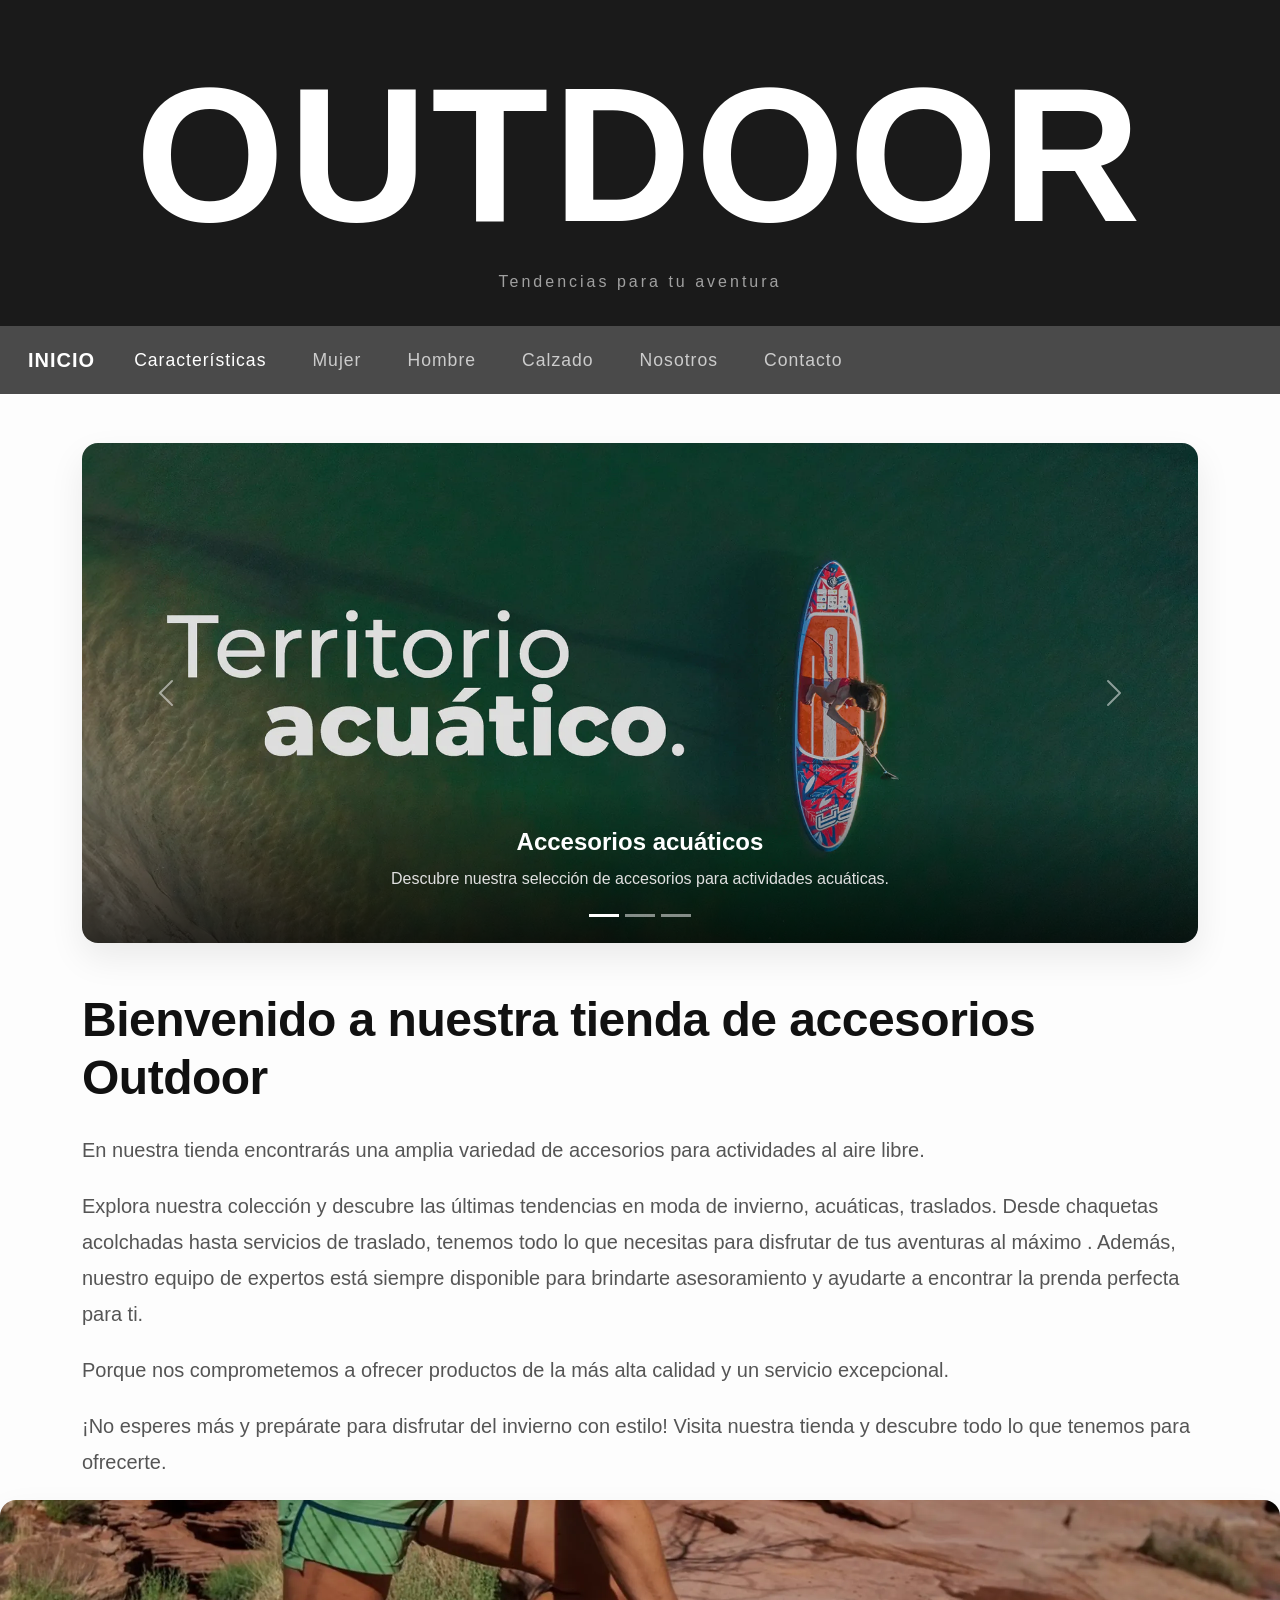
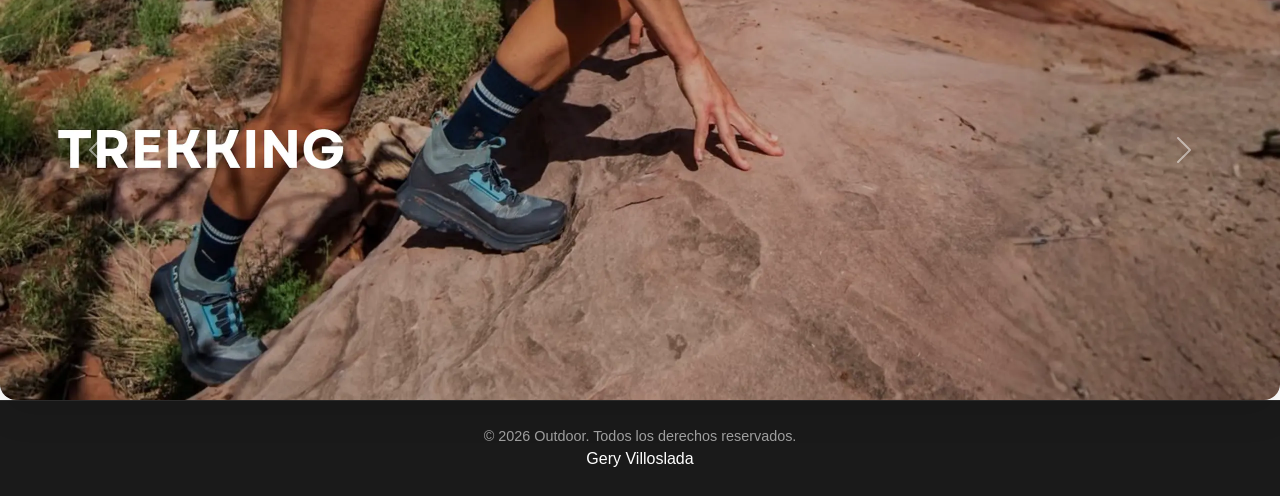
<file: index.html>
<!DOCTYPE html>
<html lang="en">
<head>
    <meta charset="UTF-8">
    <meta name="viewport" content="width=device-width, initial-scale=1.0">
    <link href="https://cdn.jsdelivr.net/npm/bootstrap@5.3.8/dist/css/bootstrap.min.css" rel="stylesheet" integrity="sha384-sRIl4kxILFvY47J16cr9ZwB07vP4J8+LH7qKQnuqkuIAvNWLzeN8tE5YBujZqJLB" crossorigin="anonymous">
    <link rel="stylesheet" href="estilo.css">
    <title>Outdoor</title>
</head>
<body>
    <header>
      <div class="text-center bg-dark text-white py-3">
        <h1 class="fw-bold mb-0">OUTDOOR</h1>
        <p class="mb-0">Tendencias para tu aventura</p>
    </div>
       <!--menu principal-->
      <nav class="navbar navbar-expand-lg navbar-dark bg-dark">
       <div class="container-fluid">
        <a class="navbar-brand" href="#">Inicio</a>
         <button class="navbar-toggler" type="button" data-bs-toggle="collapse" data-bs-target="#navbarNavAltMarkup" aria-controls="navbarNavAltMarkup" aria-expanded="false" aria-label="Toggle navigation">
          <span class="navbar-toggler-icon"></span>
         </button>
       <div class="collapse navbar-collapse" id="navbarNavAltMarkup">
       <div class="navbar-nav">
        <a class="nav-link active" aria-current="page" href="caracteristicas.html">Características</a>
       <a class="nav-link" href="mujer.html">Mujer</a>
       <a class="nav-link" href="hombre.html">Hombre</a>
       <a class="nav-link" href="calzado.html">Calzado</a>
        <a class="nav-link" href="nosotros.html">Nosotros</a>
        <a class="nav-link" href="contacto.html">Contacto</a>
        </div>
      </div>
    </div>
</nav>
    </header>

    <main>
<section class="container mt-5">
          <div id="carouselExampleCaptions" class="carousel slide">
  <div class="carousel-indicators">
    <button type="button" data-bs-target="#carouselExampleCaptions" data-bs-slide-to="0" class="active" aria-current="true" aria-label="Slide 1"></button>
    <button type="button" data-bs-target="#carouselExampleCaptions" data-bs-slide-to="1" aria-label="Slide 2"></button>
    <button type="button" data-bs-target="#carouselExampleCaptions" data-bs-slide-to="2" aria-label="Slide 3"></button>
  </div>
  <div class="carousel-inner">
    <div class="carousel-item active">
      <img src="imagenn.webp" class="d-block w-100 w-50 img-hover" alt="imagenn.webp">
      <div class="carousel-caption d-none d-md-block">
        <h5> Accesorios acuáticos</h5>
        <p>Descubre nuestra selección de accesorios para actividades acuáticas.</p>
      </div>
    </div>
    <div class="carousel-item">
      <img src="image.webp" class="d-block w-100 img-hover" alt="image.webp">
      <div class="carousel-caption d-none d-md-block">
        <h5>Traslados</h5>
        <p>Descubre nuestra selección de servicios de traslado para tus viajes.</p>
      </div>
    </div>
    <div class="carousel-item">
      <img src="igamen10.webp" class="d-block w-100 img-hover" alt="igamen10.webp">
      <div class="carousel-caption d-none d-md-block">
        <h5>Vestuario</h5>
        <p>Descubre nuestra selección de ropa de invierno.</p>
      </div>
    </div>
  </div>
  <button class="carousel-control-prev" type="button" data-bs-target="#carouselExampleCaptions" data-bs-slide="prev">
    <span class="carousel-control-prev-icon" aria-hidden="true"></span>
    <span class="visually-hidden">Previous</span>
  </button>
  <button class="carousel-control-next" type="button" data-bs-target="#carouselExampleCaptions" data-bs-slide="next">
    <span class="carousel-control-next-icon" aria-hidden="true"></span>
    <span class="visually-hidden">Next</span>
       </button>
      </div>
        </section>
        <section class="container mt-5">
          <h2>Bienvenido a nuestra tienda de accesorios Outdoor</h2>
          <p>En nuestra tienda encontrarás una amplia variedad de accesorios para actividades al aire libre.</p>
          <p>Explora nuestra colección y descubre las últimas tendencias en moda de invierno, acuáticas, traslados. Desde chaquetas acolchadas hasta servicios de traslado, tenemos todo lo que necesitas para disfrutar de tus aventuras al máximo
            . Además, nuestro equipo de expertos está siempre disponible para brindarte asesoramiento y ayudarte a encontrar la prenda perfecta para ti.</p>
          <p> Porque nos comprometemos a ofrecer productos de la más alta calidad y un servicio excepcional.</p>
            <p>¡No esperes más y prepárate para disfrutar del invierno con estilo! Visita nuestra tienda y descubre todo lo que tenemos para ofrecerte.</p>
          </section>
          <div id="carouselExampleControlsNoTouching" class="carousel slide" data-bs-touch="false">
  <div class="carousel-inner">
    <div class="carousel-item active">
      <img src="imagen5.webp" class="d-block w-100" alt="imagen5.webp">
    </div>
    <div class="carousel-item">
      <img src="imagen2.webp" class="d-block w-100" alt="imagen2.webp">
    </div>
    <div class="carousel-item">
      <img src="iamgen3.webp" class="d-block w-100" alt="iamgen3.webp">
    </div>
  </div>
  <button class="carousel-control-prev" type="button" data-bs-target="#carouselExampleControlsNoTouching" data-bs-slide="prev">
    <span class="carousel-control-prev-icon" aria-hidden="true"></span>
    <span class="visually-hidden">Previous</span>
  </button>
  <button class="carousel-control-next" type="button" data-bs-target="#carouselExampleControlsNoTouching" data-bs-slide="next">
    <span class="carousel-control-next-icon" aria-hidden="true"></span>
    <span class="visually-hidden">Next</span>
  </button>
</div>
      </main>

  <footer class="bg-dark text-white text-center p-3 mt-50">
    <p class="mb-0">© 2026 Outdoor. Todos los derechos reservados.</p>
    Gery Villoslada
             <script src="https://cdn.jsdelivr.net/npm/bootstrap@5.3.8/dist/js/bootstrap.bundle.min.js" integrity="sha384-FKyoEForCGlyvwx9Hj09JcYn3nv7wiPVlz7YYwJrWVcXK/BmnVDxM+D2scQbITxI" crossorigin="anonymous"></script>
        </footer>
</body>
</html>
</file>
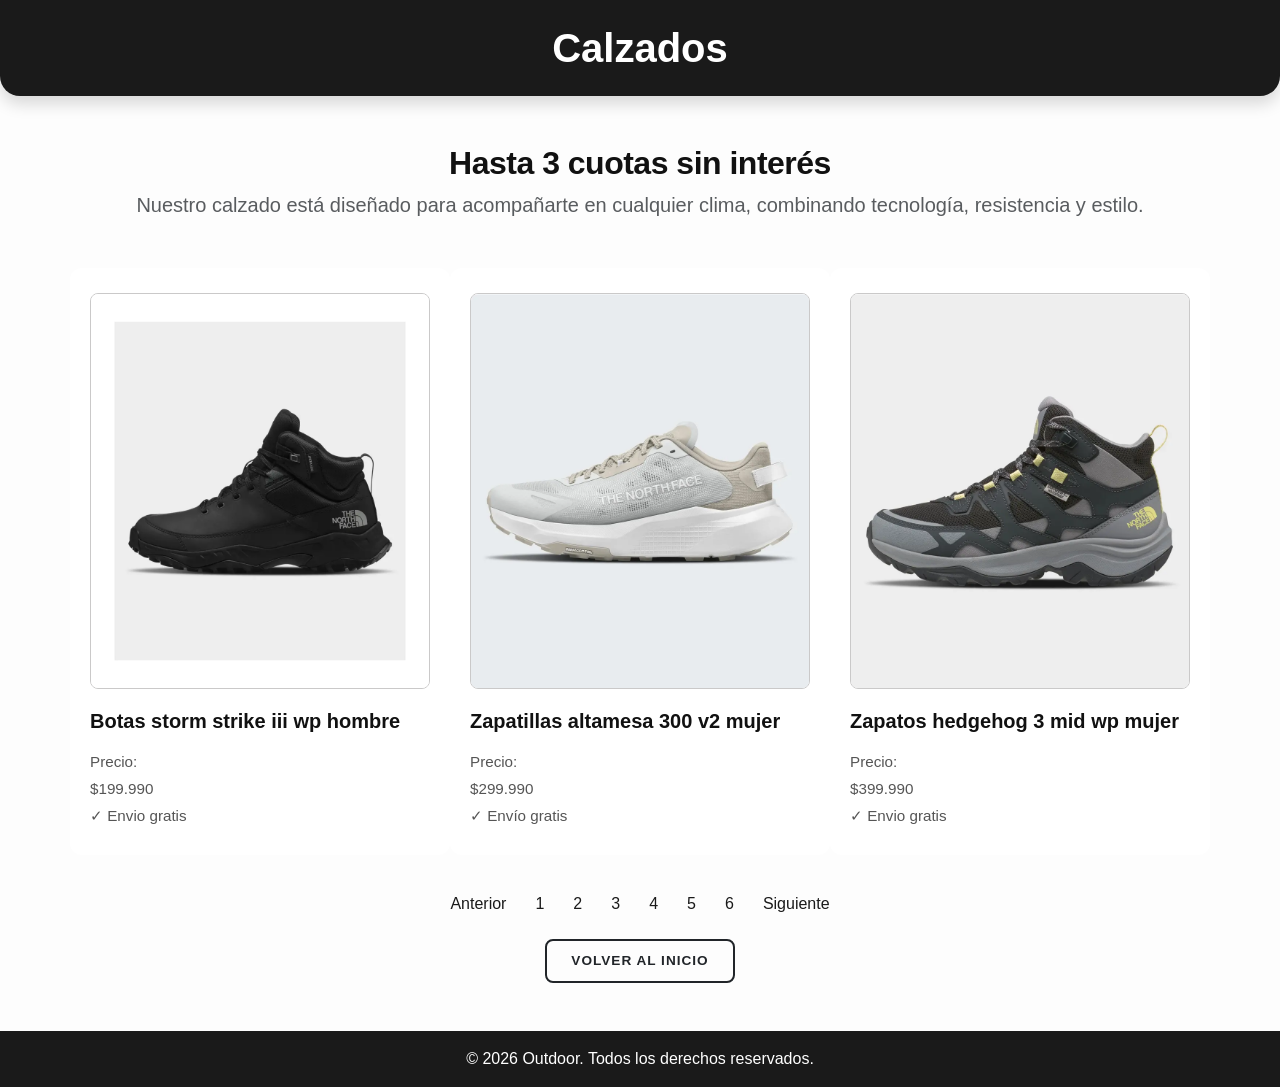
<file: calzado.html>
<!DOCTYPE html>
<html lang="en">
<head>
    <meta charset="UTF-8">
    <meta name="viewport" content="width=device-width, initial-scale=1.0">
    <link href="https://cdn.jsdelivr.net/npm/bootstrap@5.3.8/dist/css/bootstrap.min.css" rel="stylesheet" integrity="sha384-sRIl4kxILFvY47J16cr9ZwB07vP4J8+LH7qKQnuqkuIAvNWLzeN8tE5YBujZqJLB" crossorigin="anonymous">
    <link rel="stylesheet" href="calzado.css">
    <title>Calzado</title>
        </head>
        <body>
            </head>
        <body>
                <header>
                    <div class="bg-dark text-white p-4 rounded-3 shadow mb-5">
                        <h1 class="text-center fw-bold m-0">
                           Calzados
                        </h1>
                    </div>
                    <div class="text-center mb-5">
                        <h2 class="fw-bold">Hasta 3 cuotas sin interés</h2>
                        <p class="lead text-muted">
                            Nuestro calzado está diseñado para acompañarte en cualquier clima, combinando tecnología, resistencia y estilo.
                        </p>
                    </div>
                </header>
            <main class="container">
                
                <div class="row">
                    <div class="col-md-4">
                        <img src="zapato.webp" alt="Imagen de la chaqueta" class="img-fluid">
                        <h3 class="card-title fw-bold">Botas storm strike iii wp hombre</h3>

                    <p class="card-text">
                        Precio: <br>
                        $199.990<br>
                        ✓ Envio gratis<br>
                    </p>
                    </div>
                    <div class="col-md-4">
                        <img src="zapato1.webp" alt="Imagen de la chaqueta" class="img-fluid">
                        <h3 class="card-title fw-bold">Zapatillas altamesa 300 v2 mujer</h3>

                    <p class="card-text">
                        Precio: <br>
                        $299.990<br>
                        ✓ Envío gratis<br>
                    </p>
                                        </div>
                    <div class="col-md-4">
                        <img src="zapato2.webp" alt="Imagen de la chaqueta" class="img-fluid">
                        <h3 class="card-title fw-bold">Zapatos hedgehog 3 mid wp mujer</h3>

                    <p class="card-text">
                       Precio: <br>
                        $399.990<br>
                        ✓ Envio gratis<br>
                    </p>
                </div>
            </main>

    <footer>
        <!-- https://getbootstrap.com/docs/5.3/components/pagination/ -->
       <nav aria-label="Page navigation example" class="mb-3">
        <ul class="pagination justify-content-center mb-0">
            <li class="page-item"><a class="page-link" href="hombre.html">Anterior</a></li>
            <li class="page-item"><a class="page-link" href="caracteristicas.html">1</a></li>
            <li class="page-item"><a class="page-link" href="mujer.html">2</a></li>
            <li class="page-item"><a class="page-link" href="hombre.html">3</a></li>
            <li class="page-item"><a class="page-link" href="calzado.html">4</a></li>
            <li class="page-item"><a class="page-link" href="nosotros.html">5</a></li>
            <li class="page-item"><a class="page-link" href="contacto.html">6</a></li>
            <li class="page-item"><a class="page-link" href="nosotros.html">Siguiente</a></li>
        </ul>
    </nav>
    </footer>
    <!-- es un boton para volver al inicio -->
     <div class="text-center">
            <a href="index.html" class="btn btn-outline-dark btn-lg px-4"> Volver al inicio</a>
        </div>
    </div>
        <script src="https://cdn.jsdelivr.net/npm/bootstrap@5.3.8/dist/js/bootstrap.bundle.min.js" integrity="sha384-FKyoEForCGlyvwx9Hj09JcYn3nv7wiPVlz7YYwJrWVcXK/BmnVDxM+D2scQbITxI" crossorigin="anonymous"></script>
        
        <footer class="bg-dark text-white text-center p-3 mt-5">
            <p class="mb-0">© 2026 Outdoor. Todos los derechos reservados.</p>
            </footer>
    </body>
</html>
</file>
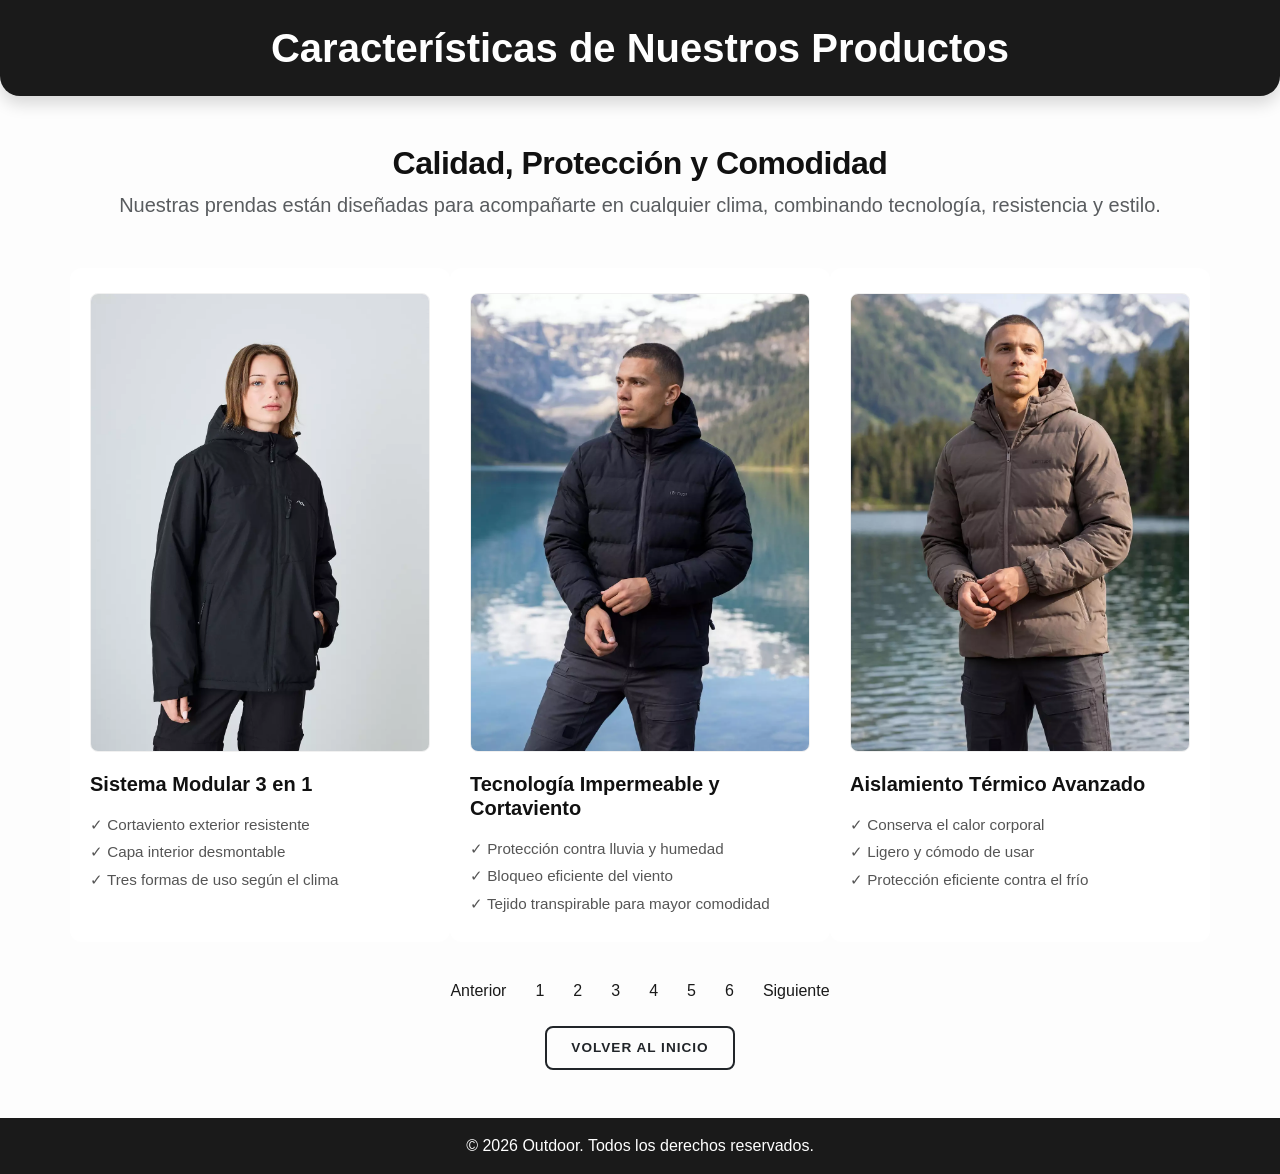
<file: caracteristicas.html>
<!DOCTYPE html>
<html lang="en">
<head>
    <meta charset="UTF-8">
    <meta name="viewport" content="width=device-width, initial-scale=1.0">
    <link href="https://cdn.jsdelivr.net/npm/bootstrap@5.3.8/dist/css/bootstrap.min.css" rel="stylesheet" integrity="sha384-sRIl4kxILFvY47J16cr9ZwB07vP4J8+LH7qKQnuqkuIAvNWLzeN8tE5YBujZqJLB" crossorigin="anonymous">
    <link rel="stylesheet" href="estilocaracteristicas.css">
    <title>Nuestras Características</title>
        </head>
        <body>
            </head>
        <body>
                <header>
                    <div class="bg-dark text-white p-4 rounded-3 shadow mb-5">
                        <h1 class="text-center fw-bold m-0">
                            Características de Nuestros Productos
                        </h1>
                    </div>
                    <div class="text-center mb-5">
                        <h2 class="fw-bold">Calidad, Protección y Comodidad</h2>
                        <p class="lead text-muted">
                            Nuestras prendas están diseñadas para acompañarte en cualquier clima, combinando tecnología, resistencia y estilo.
                        </p>
                    </div>
                </header>
            <main class="container">
                
                <div class="row">
                    <div class="col-md-4">
                        <img src="imagen1.webp" alt="Imagen de la chaqueta" class="img-fluid">
                        <h3 class="card-title fw-bold">Sistema Modular 3 en 1</h3>

                    <p class="card-text">
                        ✓ Cortaviento exterior resistente<br>
                        ✓ Capa interior desmontable<br>
                        ✓ Tres formas de uso según el clima
                    </p>
                    </div>
                    <div class="col-md-4">
                        <img src="imagen4.webp" alt="Imagen de la chaqueta" class="img-fluid">
                        <h3 class="card-title fw-bold">Tecnología Impermeable y Cortaviento</h3>

                    <p class="card-text">
                        ✓ Protección contra lluvia y humedad<br>
                        ✓ Bloqueo eficiente del viento<br>
                        ✓ Tejido transpirable para mayor comodidad
                    </p>
                                        </div>
                    <div class="col-md-4">
                        <img src="imagen6.webp" alt="Imagen de la chaqueta" class="img-fluid">
                        <h3 class="card-title fw-bold">Aislamiento Térmico Avanzado</h3>

                    <p class="card-text">
                        ✓ Conserva el calor corporal<br>
                        ✓ Ligero y cómodo de usar<br>
                        ✓ Protección eficiente contra el frío
                    </p>
                </div>
            </main>

    <footer>
        <!-- https://getbootstrap.com/docs/5.3/components/pagination/ -->
       <nav aria-label="Page navigation example" class="mb-3">
    <ul class="pagination justify-content-center mb-0">
        <li class="page-item"><a class="page-link" href="contacto.html">Anterior</a></li>
        <li class="page-item active"><a class="page-link" href="caracteristicas.html">1</a></li>
        <li class="page-item"><a class="page-link" href="mujer.html">2</a></li>
        <li class="page-item"><a class="page-link" href="hombre.html">3</a></li>
        <li class="page-item"><a class="page-link" href="calzado.html">4</a></li>
        <li class="page-item"><a class="page-link" href="nosotros.html">5</a></li>
        <li class="page-item"><a class="page-link" href="contacto.html">6</a></li>
        <li class="page-item"><a class="page-link" href="mujer.html">Siguiente</a></li>
    </ul>
</nav>
    </footer>
    <!-- es un boton para volver al inicio -->
     <div class="text-center">
            <a href="index.html" class="btn btn-outline-dark btn-lg px-4"> Volver al inicio</a>
        </div>
    </div>
        <script src="https://cdn.jsdelivr.net/npm/bootstrap@5.3.8/dist/js/bootstrap.bundle.min.js" integrity="sha384-FKyoEForCGlyvwx9Hj09JcYn3nv7wiPVlz7YYwJrWVcXK/BmnVDxM+D2scQbITxI" crossorigin="anonymous"></script>
        
        <footer class="bg-dark text-white text-center p-3 mt-5">
            <p class="mb-0">© 2026 Outdoor. Todos los derechos reservados.</p>
            </footer>
    </body>
</html>
</file>
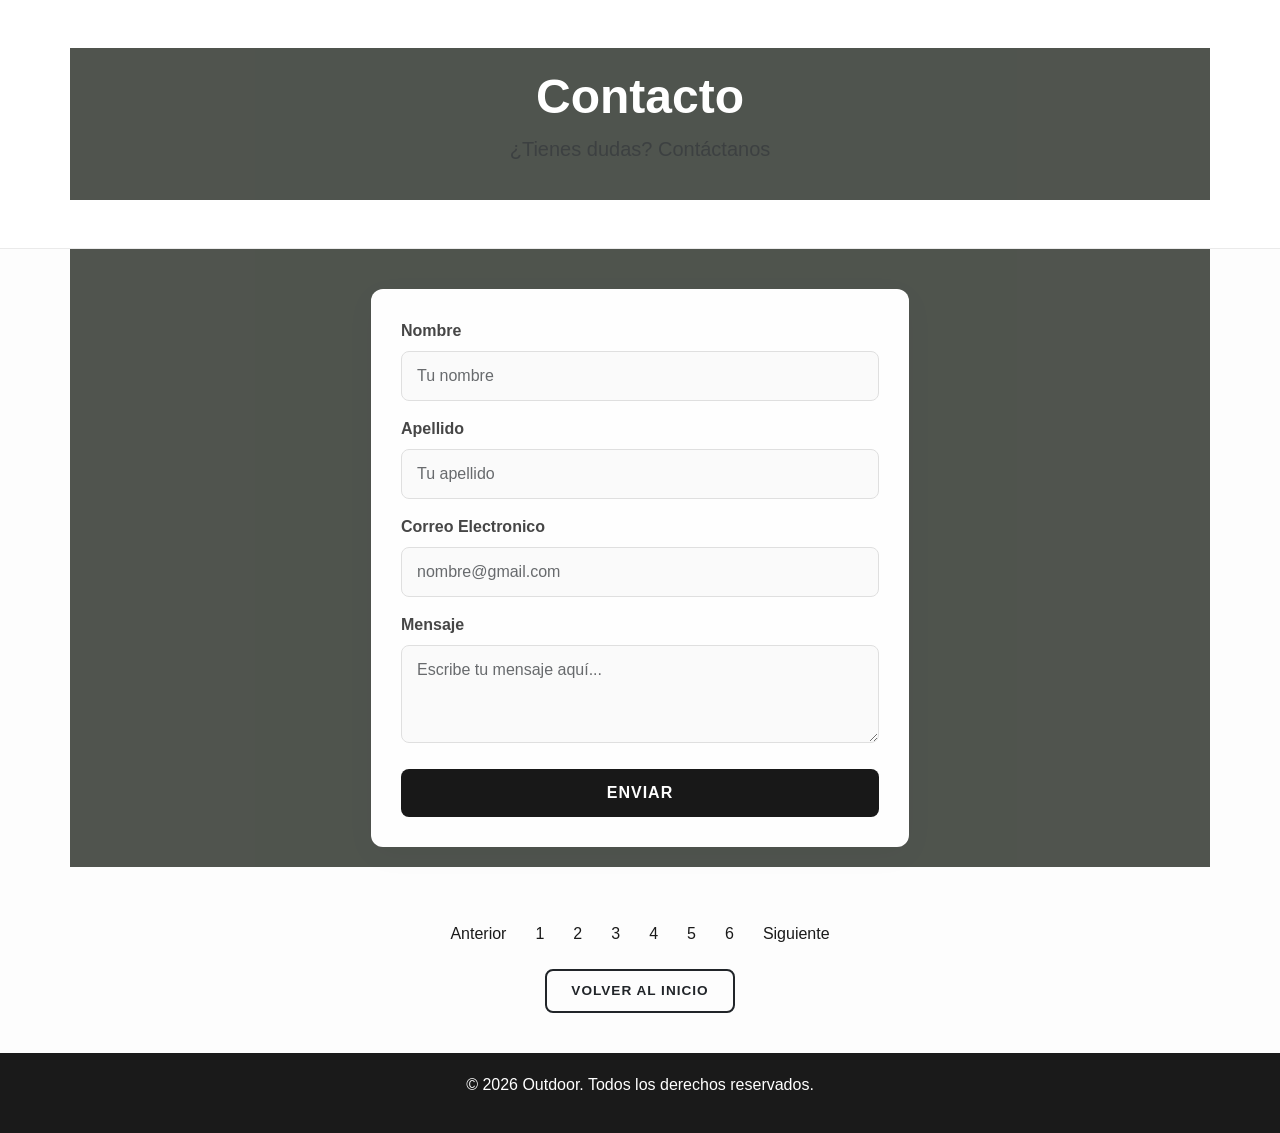
<file: contacto.html>
<!DOCTYPE html>
<html lang="en">
<head>
    <meta charset="UTF-8">
    <meta name="viewport" content="width=device-width, initial-scale=1.0">
    <link href="https://cdn.jsdelivr.net/npm/bootstrap@5.3.8/dist/css/bootstrap.min.css" rel="stylesheet" integrity="sha384-sRIl4kxILFvY47J16cr9ZwB07vP4J8+LH7qKQnuqkuIAvNWLzeN8tE5YBujZqJLB" crossorigin="anonymous">
    <link rel="stylesheet" href="estilocontacto.css">
    <title>Nuestro contacto</title>
</head>
<body>
     <header class="text-center py-5 bg-light border-bottom">
    <div class="container">
        <h1 class="fw-bold display-5">Contacto</h1>
        <p class="lead text-muted">¿Tienes dudas? Contáctanos</p>
    </div>
</header>
     <main class="container">
      <div class="row justify-content-center">
        <div class="col-md-6">
         <form> 
            <div class="mb-3">
                <label for="Nombre" class="form-label">Nombre</label>
                <input type="text" class="form-control" id="Nombre" placeholder="Tu nombre">
            </div>
            <div class="mb-3">
                <label for="Apellido" class="form-label">Apellido</label>
                <input type="text" class="form-control" id="Apellido" placeholder="Tu apellido">
            </div>
            <div class="mb-3">
                <label for="exampleFormControlInput1" class="form-label">Correo Electronico</label>
                <input type="email" class="form-control" id="exampleFormControlInput1" placeholder="nombre@gmail.com">
            </div>
            <div class="mb-3">
                <label for="exampleFormControlTextarea1" class="form-label">Mensaje</label>
                <textarea class="form-control" id="exampleFormControlTextarea1" placeholder="Escribe tu mensaje aquí..." rows="3"></textarea>
            </div>
            <!--Este es un boton para enviar el formulario-->
            <button type="submit" class="btn btn-dark">Enviar</button>
            
        </form>
    </main>
    <br><br>
    <footer>
            
    </footer>
     <nav aria-label="Page navigation example" class="mb-3">
        <ul class="pagination justify-content-center mb-0">
            <li class="page-item"><a class="page-link" href="nosotros.html">Anterior</a></li>
            <li class="page-item"><a class="page-link" href="caracteristicas.html">1</a></li>
            <li class="page-item"><a class="page-link" href="mujer.html">2</a></li>
            <li class="page-item"><a class="page-link" href="hombre.html">3</a></li>
            <li class="page-item"><a class="page-link" href="calzado.html">4</a></li>
            <li class="page-item"><a class="page-link" href="nosotros.html">5</a></li>
            <li class="page-item"><a class="page-link" href="contacto.html">6</a></li>
            <li class="page-item"><a class="page-link" href="caracteristicas.html">Siguiente</a></li>
        </ul>
    </nav>
    
        <div class="text-center">
            <a href="index.html" class="btn btn-outline-dark btn-lg px-4"> Volver al inicio</a>
        </div>
    <footer class="pie">
                <p>© 2026 Outdoor. Todos los derechos reservados.</p>
            </footer>
</body>
</html>
</file>
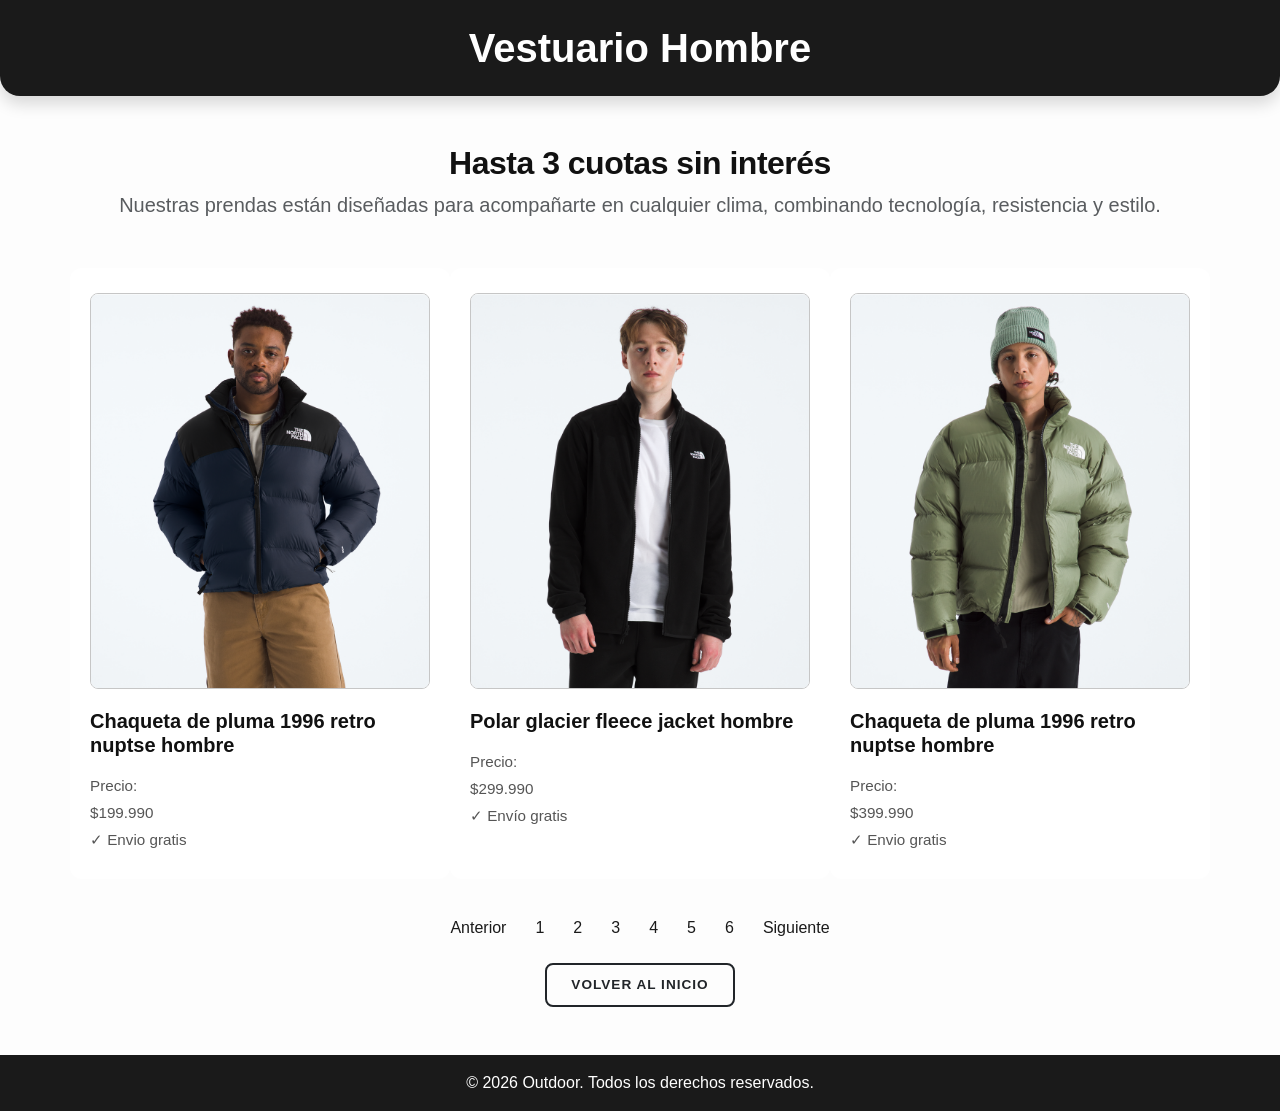
<file: hombre.html>
<!DOCTYPE html>
<html lang="en">
<head>
    <meta charset="UTF-8">
    <meta name="viewport" content="width=device-width, initial-scale=1.0">
    <link href="https://cdn.jsdelivr.net/npm/bootstrap@5.3.8/dist/css/bootstrap.min.css" rel="stylesheet" integrity="sha384-sRIl4kxILFvY47J16cr9ZwB07vP4J8+LH7qKQnuqkuIAvNWLzeN8tE5YBujZqJLB" crossorigin="anonymous">
    <link rel="stylesheet" href="hombre.css">
    <title>Vestuario Hombre</title>
        </head>
        <body>
            </head>
        <body>
                <header>
                    <div class="bg-dark text-white p-4 rounded-3 shadow mb-5">
                        <h1 class="text-center fw-bold m-0">
                            Vestuario Hombre
                        </h1>
                    </div>
                    <div class="text-center mb-5">
                        <h2 class="fw-bold"> Hasta 3 cuotas sin interés</h2>
                        <p class="lead text-muted">
                            Nuestras prendas están diseñadas para acompañarte en cualquier clima, combinando tecnología, resistencia y estilo.
                        </p>
                    </div>
                </header>
            <main class="container">
                
                <div class="row">
                    <div class="col-md-4">
                        <img src="hombre1.webp" alt="Imagen de la chaqueta" class="img-fluid">
                        <h3 class="card-title fw-bold"> Chaqueta de pluma 1996 retro nuptse hombre</h3>

                    <p class="card-text">
                        Precio: <br>
                        $199.990<br>
                        ✓ Envio gratis<br>
                    </p>
                    </div>
                    <div class="col-md-4">
                        <img src="hombre2.webp" alt="Imagen de la chaqueta" class="img-fluid">
                        <h3 class="card-title fw-bold">Polar glacier fleece jacket hombre</h3>

                    <p class="card-text">
                        Precio: <br>
                        $299.990<br>  
                        ✓ Envío gratis<br>
                    </p>
                                        </div>
                    <div class="col-md-4">
                        <img src="hombre3.webp" alt="Imagen de la chaqueta" class="img-fluid">
                        <h3 class="card-title fw-bold">Chaqueta de pluma 1996 retro nuptse hombre</h3>

                    <p class="card-text">
                        Precio: <br>
                        $399.990<br>
                        ✓ Envio gratis<br>
                    </p>
                </div>
            </main>

    <footer>
        <!-- https://getbootstrap.com/docs/5.3/components/pagination/ -->
       <nav aria-label="Page navigation example" class="mb-3">
        <ul class="pagination justify-content-center mb-0">
            <li class="page-item"><a class="page-link" href="mujer.html">Anterior</a></li>
            <li class="page-item"><a class="page-link" href="caracteristicas.html">1</a></li>
            <li class="page-item"><a class="page-link" href="mujer.html">2</a></li>
            <li class="page-item"><a class="page-link" href="hombre.html">3</a></li>
            <li class="page-item"><a class="page-link" href="calzado.html">4</a></li>
            <li class="page-item"><a class="page-link" href="nosotros.html">5</a></li>
            <li class="page-item"><a class="page-link" href="contacto.html">6</a></li>
            <li class="page-item"><a class="page-link" href="calzado.html">Siguiente</a></li>
        </ul>
    </nav>
    </footer>
    <!-- es un boton para volver al inicio -->
     <div class="text-center">
            <a href="index.html" class="btn btn-outline-dark btn-lg px-4"> Volver al inicio</a>
        </div>
    </div>
        <script src="https://cdn.jsdelivr.net/npm/bootstrap@5.3.8/dist/js/bootstrap.bundle.min.js" integrity="sha384-FKyoEForCGlyvwx9Hj09JcYn3nv7wiPVlz7YYwJrWVcXK/BmnVDxM+D2scQbITxI" crossorigin="anonymous"></script>
        
        <footer class="bg-dark text-white text-center p-3 mt-5">
            <p class="mb-0">© 2026 Outdoor. Todos los derechos reservados.</p>
            </footer>
    </body>
</html>
</file>
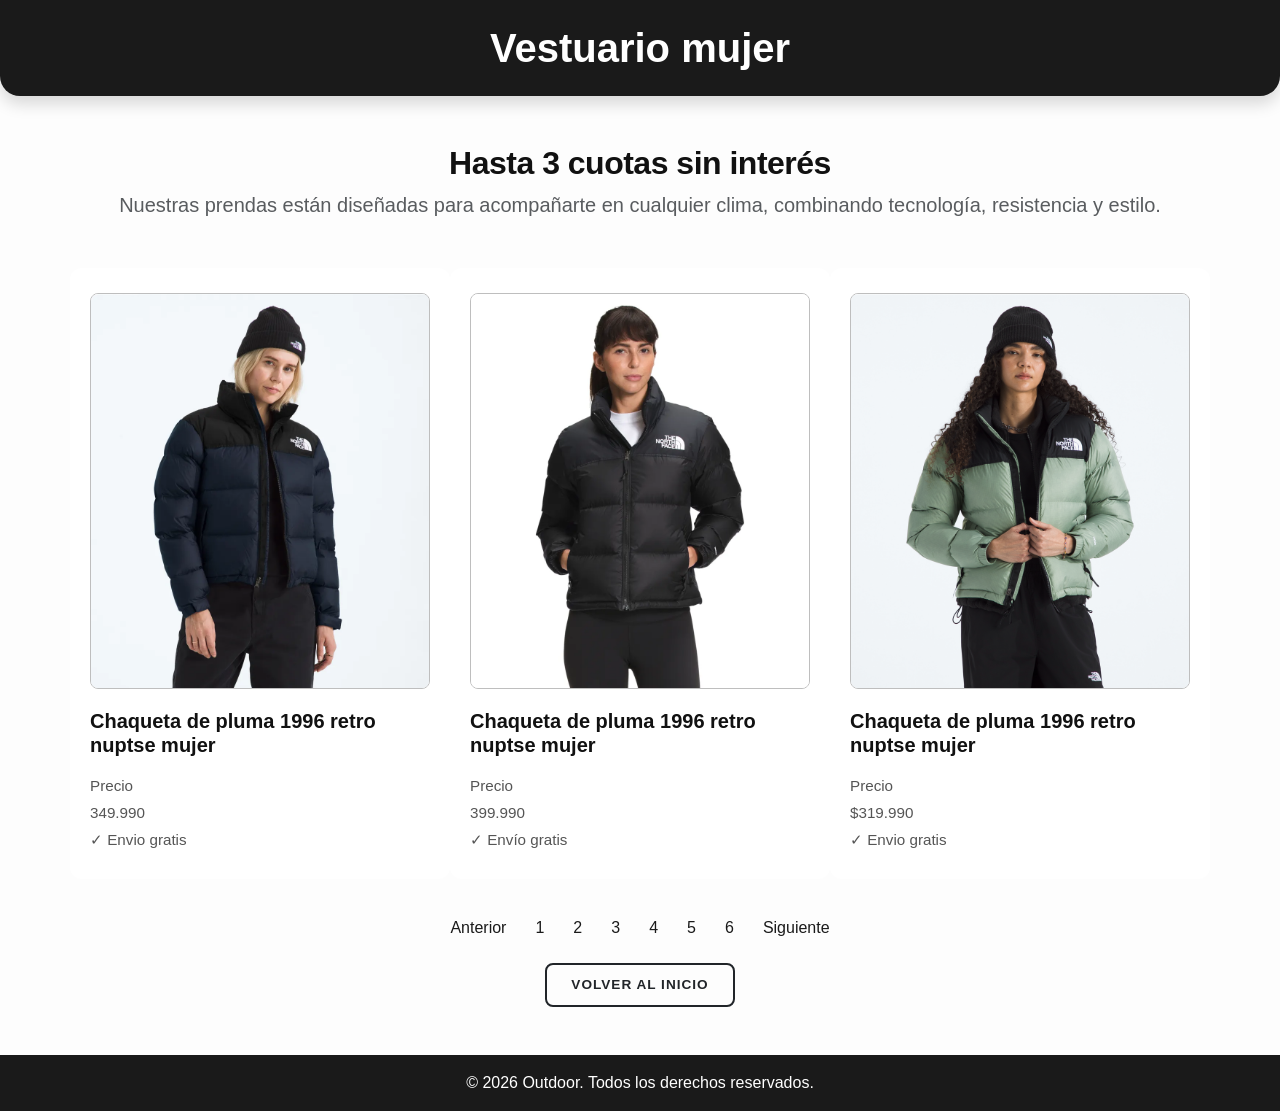
<file: mujer.html>
<!DOCTYPE html>
<html lang="en">
<head>
    <meta charset="UTF-8">
    <meta name="viewport" content="width=device-width, initial-scale=1.0">
    <link href="https://cdn.jsdelivr.net/npm/bootstrap@5.3.8/dist/css/bootstrap.min.css" rel="stylesheet" integrity="sha384-sRIl4kxILFvY47J16cr9ZwB07vP4J8+LH7qKQnuqkuIAvNWLzeN8tE5YBujZqJLB" crossorigin="anonymous">
    <link rel="stylesheet" href="mujer.css">
    <title>Vestuario Mujer</title>
        </head>
        <body>
            </head>
        <body>
                <header>
                    <div class="bg-dark text-white p-4 rounded-3 shadow mb-5">
                        <h1 class="text-center fw-bold m-0">
                            Vestuario mujer
                        </h1>
                    </div>
                    <div class="text-center mb-5">
                        <h2 class="fw-bold">Hasta 3 cuotas sin interés</h2>
                        <p class="lead text-muted">
                            Nuestras prendas están diseñadas para acompañarte en cualquier clima, combinando tecnología, resistencia y estilo.
                        </p>
                    </div>
                </header>
            <main class="container">
                
                <div class="row">
                    <div class="col-md-4">
                        <img src="mujer1.webp" alt="Imagen de la chaqueta" class="img-fluid">
                        <h3 class="card-title fw-bold">Chaqueta de pluma 1996 retro nuptse mujer</h3>

                    <p class="card-text">
                        Precio<br>
                        349.990<br>
                        ✓ Envio gratis<br>
                    </p>
                    </div>
                    <div class="col-md-4">
                        <img src="mujer2.webp" alt="Imagen de la chaqueta" class="img-fluid">
                        <h3 class="card-title fw-bold">Chaqueta de pluma 1996 retro nuptse mujer</h3>

                    <p class="card-text">
                         Precio<br>
                         399.990<br>
                        ✓ Envío gratis
                    </p>
                                        </div>
                    <div class="col-md-4">
                        <img src="mujer4.webp" alt="Imagen de la chaqueta" class="img-fluid">
                        <h3 class="card-title fw-bold">Chaqueta de pluma 1996 retro nuptse mujer</h3>

                    <p class="card-text">
                         Precio<br>
                         $319.990<br>
                         ✓ Envio gratis<br>
                        
                    </p>
                </div>
            </main>

    <footer>
        <!-- https://getbootstrap.com/docs/5.3/components/pagination/ -->
    <nav aria-label="Page navigation example" class="mb-3">
    <ul class="pagination justify-content-center mb-0">
        <li class="page-item"><a class="page-link" href="caracteristicas.html">Anterior</a></li>
        <li class="page-item"><a class="page-link" href="caracteristicas.html">1</a></li>
        <li class="page-item active"><a class="page-link" href="mujer.html">2</a></li>
        <li class="page-item"><a class="page-link" href="hombre.html">3</a></li>
        <li class="page-item"><a class="page-link" href="calzado.html">4</a></li>
        <li class="page-item"><a class="page-link" href="nosotros.html">5</a></li>
        <li class="page-item"><a class="page-link" href="contacto.html">6</a></li>
        <li class="page-item"><a class="page-link" href="hombre.html">Siguiente</a></li>
    </ul>
</nav>
    </footer>
    <!-- es un boton para volver al inicio -->
     <div class="text-center">
            <a href="index.html" class="btn btn-outline-dark btn-lg px-4"> Volver al inicio</a>
        </div>
    </div>
        <script src="https://cdn.jsdelivr.net/npm/bootstrap@5.3.8/dist/js/bootstrap.bundle.min.js" integrity="sha384-FKyoEForCGlyvwx9Hj09JcYn3nv7wiPVlz7YYwJrWVcXK/BmnVDxM+D2scQbITxI" crossorigin="anonymous"></script>
        
        <footer class="bg-dark text-white text-center p-3 mt-5">
            <p class="mb-0">© 2026 Outdoor. Todos los derechos reservados.</p>
            </footer>
    </body>
</html>
</file>
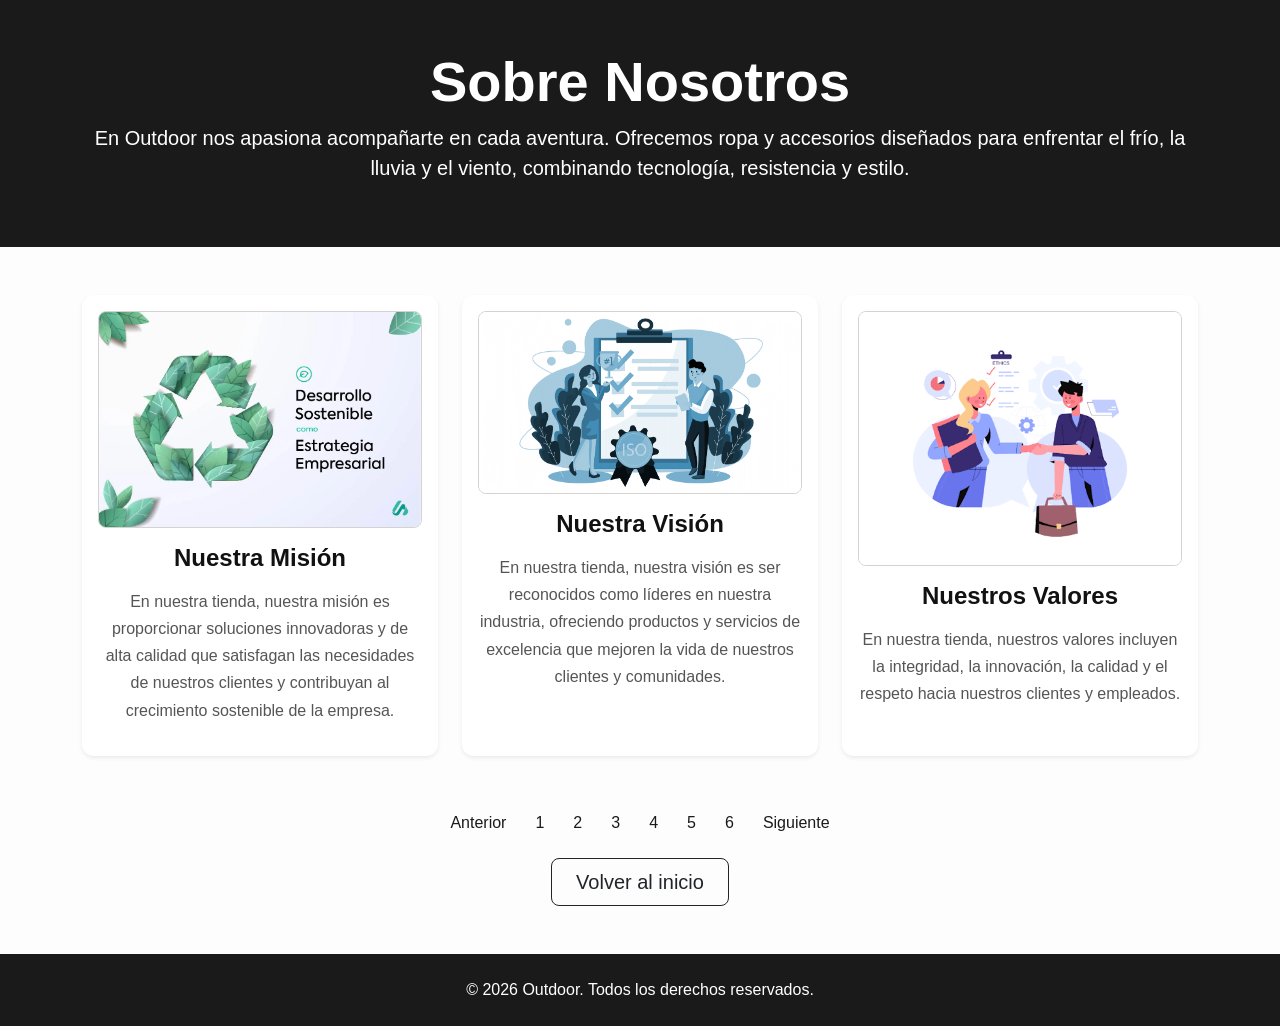
<file: nosotros.html>
<!DOCTYPE html>
<html lang="en">
<head>
    <meta charset="UTF-8">
    <meta name="viewport" content="width=device-width, initial-scale=1.0">
  <link href="https://cdn.jsdelivr.net/npm/bootstrap@5.3.8/dist/css/bootstrap.min.css" rel="stylesheet" integrity="sha384-sRIl4kxILFvY47J16cr9ZwB07vP4J8+LH7qKQnuqkuIAvNWLzeN8tE5YBujZqJLB" crossorigin="anonymous">
    <link rel="stylesheet" href="estilonosotros.css">
  <title>Quienes Somos</title>
</head>
<body>
      <header class="bg-dark text-white text-center py-5">
    <div class="container">
        <h1 class="display-4 fw-bold">Sobre Nosotros</h1>
        <p class="lead">
            En Outdoor nos apasiona acompañarte en cada aventura. Ofrecemos ropa y accesorios diseñados para enfrentar el frío, la lluvia y el viento, combinando tecnología, resistencia y estilo.
        </p>
    </div>
</header>
    <main class="container py-5">
    <div class="row text-center g-4">
        
        <div class="col-md-4">
    <div class="card h-100 p-3 shadow-sm">
        <img src="imagenmision.webp" class="img-fluid mb-3 img-hover" alt="">
        <h2 class="fw-bold">Nuestra Misión</h2>
        <p>En nuestra tienda, nuestra misión es proporcionar soluciones innovadoras y de alta calidad que satisfagan las necesidades de nuestros clientes y contribuyan al crecimiento sostenible de la empresa.</p>
    </div>
</div>

        <div class="col-md-4">
    <div class="card h-100 p-3 shadow-sm">
        <img src="imagenvision.png" class="img-fluid mb-3 img-hover" alt="">
        <h2 class="fw-bold">Nuestra Visión</h2>
        <p>En nuestra tienda, nuestra visión es ser reconocidos como líderes en nuestra industria, ofreciendo productos y servicios de excelencia que mejoren la vida de nuestros clientes y comunidades.</p>
    </div>
</div>

       <div class="col-md-4">
    <div class="card h-100 p-3 shadow-sm">
        <img src="imagenvalorres.png" class="img-fluid mb-3 img-hover" alt="">
        <h2 class="fw-bold">Nuestros Valores</h2>
        <p>En nuestra tienda, nuestros valores incluyen la integridad, la innovación, la calidad y el respeto hacia nuestros clientes y empleados.</p>
    </div>
</div>

    </div>
    
</main>
               <nav aria-label="Page navigation example" class="mb-3">
        <ul class="pagination justify-content-center mb-0">
            <li class="page-item"><a class="page-link" href="calzado.html">Anterior</a></li>
            <li class="page-item"><a class="page-link" href="caracteristicas.html">1</a></li>
            <li class="page-item"><a class="page-link" href="mujer.html">2</a></li>
            <li class="page-item"><a class="page-link" href="hombre.html">3</a></li>
            <li class="page-item"><a class="page-link" href="calzado.html">4</a></li>
            <li class="page-item"><a class="page-link" href="nosotros.html">5</a></li>
            <li class="page-item"><a class="page-link" href="contacto.html">6</a></li>
            <li class="page-item"><a class="page-link" href="contacto.html">Siguiente</a></li>
        </ul>
    </nav>
        <!-- es un boton para volver al inicio -->
        <div class="text-center">
            <a href="index.html" class="btn btn-outline-dark btn-lg px-4"> Volver al inicio</a>
        </div>
        <footer class="bg-dark text-white text-center p-4 mt-5">
            <p class="mb-0">© 2026 Outdoor. Todos los derechos reservados.</p>
        </footer>
    </body>
</html>
</file>
<file: estilo.css>
/* estilo.css */

/*  Estilos Generales  */
body {
    background-color: #fdfdfd; /* Fondo liso, claro y neutro */
    font-family: 'Helvetica Neue', Arial, sans-serif;
    color: #333333;
    overflow-x: hidden;
}

/* --- Encabezado Principal --- */
header .text-center.bg-dark {
    background-color: #1a1a1a !important; /* Negro profundo y elegante */
    padding-top: 2.5rem !important;
    padding-bottom: 2rem !important;
}

header h1 {
    font-size: 12rem;
    letter-spacing: 4px; /* Espaciado moderno entre letras */
    font-weight: 800;
}

header p {
    font-size: 1rem;
    color: #a0a0a0;
    letter-spacing: 3px;
}

/* --- Menú de Navegación (Navbar) --- */
.navbar {
    background-color: #4a4a4a !important;
    border-bottom: 1px solid #ffffff;
    padding: 0.8rem 1rem;
}

.navbar-brand {
    font-weight: 700;
    text-transform: uppercase;
    letter-spacing: 1px;
}

.nav-link {
    font-weight: 500;
    letter-spacing: 1px;
    margin: 0 8px;
    transition: color 1.5s ease;
}

.nav-link:hover {
    color: #dcdada !important;
}
/* Igualar el tamaño y estilo de todos los enlaces del menú */
.navbar-nav .nav-link {
    font-size: 1.1rem !important; /* Mismo tamaño para todos */
    font-weight: 500 !important; /* Mismo grosor para todos (ni muy delgado, ni muy grueso) */
    text-transform: capitalize !important; /* Escribe la primera letra en mayúscula */
    margin: 0 15px; /* Separación a los lados de cada botón para que no estén pegados */
    color: #cccccc !important; /* Color gris claro por defecto */
    transition: color 0.3s ease;
}

/* Color blanco puro cuando pasas el mouse por encima o cuando es la página activa */
.navbar-nav .nav-link:hover, 
.navbar-nav .nav-link.active {
    color: #ffffff !important;
}
/* --- Carrusel de Imágenes --- */
.carousel {
    border-radius: 16px;
    overflow: hidden;
    box-shadow: 0 15px 35px rgba(0, 0, 0, 0.08); /* Sombra suave para despegarlo del fondo */
}

.carousel-item img {
    height: 500px; /* Altura fija para que el diseño sea consistente */
    object-fit: cover; /* Ajusta la imagen sin deformarla */
    transition: transform 0.5s ease;
}

/* Efecto hover en las imágenes que incluiste en tu HTML */
.img-hover:hover {
    transform: scale(1.02); /* Efecto de zoom suave y moderno */
}

/* Fondos oscuros sutiles para los textos del carrusel (asegura legibilidad) */
.carousel-caption {
    background: linear-gradient(transparent, rgba(0, 0, 0, 0.7));
    width: 100%;
    left: 0;
    right: 0;
    bottom: 0;
    padding: 40px 20px 30px 20px;
}

.carousel-caption h5 {
    font-size: 1.5rem;
    font-weight: 700;
    margin-bottom: 8px;
}

.carousel-caption p {
    font-size: 1rem;
    color: #e0e0e0;
}

/* --- Sección de Bienvenida --- */
h2 {
    font-size: 3rem;
    font-weight: 700;
    color: #111111;
    margin-bottom: 25px;
    letter-spacing: -0.5px;
}

section p {
    font-size: 1.25rem;
    line-height: 1.8; /* Mayor espacio entre líneas para lectura cómoda */
    color: #555555;
    margin-bottom: 20px;
}

/* --- Pie de Página --- */
footer.bg-dark {
    background-color: #1a1a1a !important;
    padding: 25px !important;
    border-top: 1px solid #2d2d2d;
}

footer p {
    font-size: 0.9rem;
    color: #a0a0a0;
}
</file>
<file: calzado.css>
/* estilocaracteristicas.css */

/* --- Estilos Generales --- */
body {
    background-color: #fdfdfd; /* Fondo liso, claro y neutro */
    font-family: 'Helvetica Neue', Arial, sans-serif;
    color: #333333;
}

/* --- Encabezado --- */
header .bg-dark {
    background-color: #1a1a1a !important; /* Tono oscuro elegante de alto contraste */
    border-radius: 0 0 20px 20px !important; /* Suaviza el contenedor superior */
}

header h2 {
    letter-spacing: -0.5px;
    color: #111111;
}

/* --- Contenedores de Características --- */
main .col-md-4 {
    padding: 25px 20px;
    transition: transform 0.3s ease, box-shadow 0.3s ease;
    background-color: #ffffff;
    border-radius: 12px;
    margin-bottom: 30px;
}

/* Efecto hover moderno y minimalista */
main .col-md-4:hover {
    transform: translateY(-8px);
    box-shadow: 0 12px 40px rgba(0, 0, 0, 0.06);
}

/* --- Imágenes --- */
main .col-md-4 img {
    border-radius: 8px;
    margin-bottom: 20px;
    object-fit: cover;
    width: 100%;
    height: auto;
    border: 1px solid #cac9c9; /* Borde muy sutil para estructurar la imagen */
}

/* --- Tipografía de las Tarjetas --- */
.card-title {
    font-size: 1.25rem;
    margin-bottom: 15px;
    color: #111111;
}

.card-text {
    line-height: 1.8;
    color: #555555;
    font-size: 0.95rem;
}

/* --- Navegación y Paginación --- */
.pagination .page-link {
    color: #1a1a1a;
    border: 1px solid transparent;
    border-radius: 6px;
    margin: 0 4px;
    transition: all 0.2s ease;
    background-color: transparent;
}

.pagination .page-link:hover {
    background-color: #f0f0f0;
    color: #000000;
    border-color: #e0e0e0;
}

/* --- Botón Volver al Inicio --- */
.btn-outline-dark {
    border-width: 2px;
    border-radius: 8px;
    font-weight: 600;
    text-transform: uppercase;
    letter-spacing: 1px;
    font-size: 0.85rem;
    padding: 10px 24px;
    transition: all 0.3s ease;
}

.btn-outline-dark:hover {
    background-color: #1a1a1a;
    color: #ffffff;
}

/* --- Pie de página --- */
footer.bg-dark {
    background-color: #1a1a1a !important;
}
</file>
<file: estilocaracteristicas.css>
/* estilocaracteristicas.css */

/* --- Estilos Generales --- */
body {
    background-color: #fdfdfd; /* Fondo liso, claro y neutro */
    font-family: 'Helvetica Neue', Arial, sans-serif;
    color: #333333;
}

/* --- Encabezado --- */
header .bg-dark {
    background-color: #1a1a1a !important; /* Tono oscuro elegante de alto contraste */
    border-radius: 0 0 20px 20px !important; /* Suaviza el contenedor superior */
}

header h2 {
    letter-spacing: -0.5px;
    color: #111111;
}

/* --- Contenedores de Características --- */
main .col-md-4 {
    padding: 25px 20px;
    transition: transform 0.3s ease, box-shadow 0.3s ease;
    background-color: #ffffff;
    border-radius: 12px;
    margin-bottom: 30px;
}

/* Efecto hover moderno y minimalista */
main .col-md-4:hover {
    transform: translateY(-8px);
    box-shadow: 0 12px 40px rgba(0, 0, 0, 0.06);
}

/* --- Imágenes --- */
main .col-md-4 img {
    border-radius: 8px;
    margin-bottom: 20px;
    object-fit: cover;
    width: 100%;
    height: auto;
    border: 1px solid #f0f0f0; /* Borde muy sutil para estructurar la imagen */
}

/* --- Tipografía de las Tarjetas --- */
.card-title {
    font-size: 1.25rem;
    margin-bottom: 15px;
    color: #111111;
}

.card-text {
    line-height: 1.8;
    color: #555555;
    font-size: 0.95rem;
}

/* --- Navegación y Paginación --- */
.pagination .page-link {
    color: #1a1a1a;
    border: 1px solid transparent;
    border-radius: 6px;
    margin: 0 4px;
    transition: all 0.2s ease;
    background-color: transparent;
}

.pagination .page-link:hover {
    background-color: #f0f0f0;
    color: #000000;
    border-color: #e0e0e0;
}

/* --- Botón Volver al Inicio --- */
.btn-outline-dark {
    border-width: 2px;
    border-radius: 8px;
    font-weight: 600;
    text-transform: uppercase;
    letter-spacing: 1px;
    font-size: 0.85rem;
    padding: 10px 24px;
    transition: all 0.3s ease;
}

.btn-outline-dark:hover {
    background-color: #1a1a1a;
    color: #ffffff;
}

/* --- Pie de página --- */
footer.bg-dark {
    background-color: #1a1a1a !important;
}
</file>
<file: estilocontacto.css>
/* Formulario de contacto
/* Mejora la estética del formulario */
form {
    transition: transform 0.3s ease;
    background-color: rgb(178, 187, 178);
    padding: 20px;
}
form:hover {
    transform: scale(1.05); /* Aumenta ligeramente el tamaño al pasar el mouse */
}
.container {
    background-color: rgb(61, 66, 59);
    padding: 20px;
    height: 80%;
    opacity: 0.9; /* Ajusta la opacidad según tus necesidades */
}
.footer {
    background-color: #343a40; /* Color de fondo oscuro para el pie de página */
    color: #bec5c0; /* Color de texto claro para contraste */
    text-align: center;
    padding: 10px 0;
}
.pie{
    background-color: #ecf1f6; /* Color de fondo oscuro para el pie de página */
    color: #717971; /* Color de texto claro para contraste */
    text-align: center;
    padding: 10px 0;
}
/* estilocontacto.css */

/* Estilos Generales */
body {
    background-color: #fdfdfd;
    font-family: 'Helvetica Neue', Arial, sans-serif;
    color: #e90707;
}

/* Encabezado */
header.bg-light {
    background-color: #ffffff !important;
    border-bottom: 1px solid #eaeaea !important; /* Línea separadora muy sutil */
}

header h1 {
    color: #ffffff;
}

/*  Formulario*/
form {
    background-color: #ffffff;
    padding: 30px;
    border-radius: 12px;
    box-shadow: 0 8px 30px rgba(0, 0, 0, 0.04); /* Sombra suave para separar del fondo neutro */
    margin-top: 20px;
}

.form-label {
    font-weight: 600;
    color: #333333;
    margin-bottom: 8px;
}

/* Estilo para los campos de texto */
.form-control {
    border-radius: 8px;
    border: 1px solid #dcdcdc;
    padding: 12px 15px;
    transition: all 0.3s ease;
    background-color: #fafafa;
}

/* Efecto al hacer clic/escribir en el campo */
.form-control:focus {
    border-color: #1a1a1a;
    background-color: #ffffff;
    box-shadow: 0 0 0 3px rgba(26, 26, 26, 0.1); /* Anillo de enfoque oscuro en lugar del azul por defecto */
}

/* --- Botón Enviar --- */
.btn-dark {
    background-color: #000000;
    border: none;
    padding: 12px 28px;
    border-radius: 8px;
    font-weight: 600;
    text-transform: uppercase;
    letter-spacing: 1px;
    transition: background-color 0.3s ease, transform 0.2s ease;
    width: 100%; /* Botón ancho para diseño moderno */
    margin-top: 10px;
}

.btn-dark:hover {
    background-color: #333333;
    transform: translateY(-2px);
}

/* --- Paginación y Botones Inferiores --- */
.pagination .page-link {
    color: #1a1a1a;
    border: 1px solid transparent;
    border-radius: 6px;
    margin: 0 4px;
    background-color: transparent;
}

.pagination .page-link:hover {
    background-color: #f0f0f0;
    color: #000000;
}

.btn-outline-dark {
    border-width: 2px;
    border-radius: 8px;
    font-weight: 600;
    text-transform: uppercase;
    letter-spacing: 1px;
    font-size: 0.85rem;
    padding: 10px 24px;
}

/* --- Pie de página --- */
footer.pie {
    background-color: #1a1a1a;
    color: #ffffff;
    text-align: center;
    padding: 20px;
    margin-top: 40px;
}
</file>
<file: hombre.css>
body {
    background-color: #f5c4e7; /* Color de fondo claro */
    color: #343a40; /* Color de texto oscuro para mejor legibilidad */
    font-family: 'Arial', sans-serif; /* Fuente moderna y legible */
}
.carousel-item img {
    height: 500px; /* Define la altura que desees */
    object-fit: cover; /* Recorta la imagen para que rellene el espacio sin deformarse */
    object-position: center; /* Centra el enfoque de la imagen */
}


/* estilocaracteristicas.css */

/* --- Estilos Generales --- */
body {
    background-color: #fdfdfd; /* Fondo liso, claro y neutro */
    font-family: 'Helvetica Neue', Arial, sans-serif;
    color: #333333;
}

/* --- Encabezado --- */
header .bg-dark {
    background-color: #1a1a1a !important; /* Tono oscuro elegante de alto contraste */
    border-radius: 0 0 20px 20px !important; /* Suaviza el contenedor superior */
}

header h2 {
    letter-spacing: -0.5px;
    color: #111111;
}

/* --- Contenedores de Características --- */
main .col-md-4 {
    padding: 25px 20px;
    transition: transform 0.3s ease, box-shadow 0.3s ease;
    background-color: #ffffff;
    border-radius: 12px;
    margin-bottom: 30px;
}

/* Efecto hover moderno y minimalista */
main .col-md-4:hover {
    transform: translateY(-8px);
    box-shadow: 0 12px 40px rgba(0, 0, 0, 0.06);
}

/* --- Imágenes --- */
main .col-md-4 img {
    border-radius: 8px;
    margin-bottom: 20px;
    object-fit: cover;
    width: 100%;
    height: auto;
    border: 1px solid #c6c6c6; /* Borde muy sutil para estructurar la imagen */
    background-color: #000000; /* Fondo neutro para imágenes que no llenan completamente el contenedor */
}

/* --- Tipografía de las Tarjetas --- */
.card-title {
    font-size: 1.25rem;
    margin-bottom: 15px;
    color: #111111;
}

.card-text {
    line-height: 1.8;
    color: #555555;
    font-size: 0.95rem;
}

/* --- Navegación y Paginación --- */
.pagination .page-link {
    color: #1a1a1a;
    border: 1px solid transparent;
    border-radius: 6px;
    margin: 0 4px;
    transition: all 0.2s ease;
    background-color: transparent;
}

.pagination .page-link:hover {
    background-color: #f0f0f0;
    color: #000000;
    border-color: #e0e0e0;
}

/* --- Botón Volver al Inicio --- */
.btn-outline-dark {
    border-width: 2px;
    border-radius: 8px;
    font-weight: 600;
    text-transform: uppercase;
    letter-spacing: 1px;
    font-size: 0.85rem;
    padding: 10px 24px;
    transition: all 0.3s ease;
}

.btn-outline-dark:hover {
    background-color: #1a1a1a;
    color: #ffffff;
}

/* --- Pie de página --- */
footer.bg-dark {
    background-color: #1a1a1a !important;
}
</file>
<file: mujer.css>
/* estilocaracteristicas.css */

/* --- Estilos Generales --- */
body {
    background-color: #fdfdfd; /* Fondo liso, claro y neutro */
    font-family: 'Helvetica Neue', Arial, sans-serif;
    color: #333333;
}

/* --- Encabezado --- */
header .bg-dark {
    background-color: #1a1a1a !important; /* Tono oscuro elegante de alto contraste */
    border-radius: 0 0 20px 20px !important; /* Suaviza el contenedor superior */
}

header h2 {
    letter-spacing: -0.5px;
    color: #111111;
}

/* --- Contenedores de Características --- */
main .col-md-4 {
    padding: 25px 20px;
    transition: transform 0.3s ease, box-shadow 0.3s ease;
    background-color: #ffffff;
    border-radius: 12px;
    margin-bottom: 30px;
}

/* Efecto hover moderno y minimalista */
main .col-md-4:hover {
    transform: translateY(-8px);
    box-shadow: 0 12px 40px rgba(0, 0, 0, 0.06);
}

/* --- Imágenes --- */
main .col-md-4 img {
    border-radius: 8px;
    margin-bottom: 20px;
    object-fit: cover;
    width: 100%;
    height: auto;
    border: 1px solid #bebebe; /* Borde muy sutil para estructurar la imagen */
}

/* --- Tipografía de las Tarjetas --- */
.card-title {
    font-size: 1.25rem;
    margin-bottom: 15px;
    color: #111111;
}

.card-text {
    line-height: 1.8;
    color: #555555;
    font-size: 0.95rem;
}

/* --- Navegación y Paginación --- */
.pagination .page-link {
    color: #1a1a1a;
    border: 1px solid transparent;
    border-radius: 6px;
    margin: 0 4px;
    transition: all 0.2s ease;
    background-color: transparent;
}

.pagination .page-link:hover {
    background-color: #f0f0f0;
    color: #000000;
    border-color: #e0e0e0;
}

/* --- Botón Volver al Inicio --- */
.btn-outline-dark {
    border-width: 2px;
    border-radius: 8px;
    font-weight: 600;
    text-transform: uppercase;
    letter-spacing: 1px;
    font-size: 0.85rem;
    padding: 10px 24px;
    transition: all 0.3s ease;
}

.btn-outline-dark:hover {
    background-color: #1a1a1a;
    color: #ffffff;
}

/* --- Pie de página --- */
footer.bg-dark {
    background-color: #1a1a1a !important;
}
</file>
<file: estilonosotros.css>
/* estilonosotros.css */

/* --- Estilos Generales --- */
body {
    background-color: #fdfdfd;
    font-family: 'Helvetica Neue', Arial, sans-serif;
    color: #333333;
}

/* --- Encabezado --- */
header.bg-dark {
    background-color: #1a1a1a !important;
}

/* --- Tarjetas de Misión, Visión y Valores --- */
.card {
    border: none;
    border-radius: 12px;
    background-color: #ffffff;
    transition: transform 0.3s ease, box-shadow 0.3s ease;
}

/* Efecto al pasar el cursor (Hover) */
.card:hover {
    transform: translateY(-8px);
    box-shadow: 0 12px 40px rgba(0, 0, 0, 0.08) !important;
}

.card h2 {
    color: #111111;
    font-size: 1.5rem;
    margin-bottom: 15px;
}

.card p {
    color: #555555;
    line-height: 1.7;
}
/* --- Imágenes --- */
main .col-md-4 img {
    border-radius: 8px;
    margin-bottom: 20px;
    object-fit: cover;
    width: 100%;
    height: auto;
    border: 1px solid #d5d2d2; /* Borde muy sutil para estructurar la imagen */
}
/* --- Imágenes dentro de las tarjetas --- */
.img-hover {
    border-radius: 8px;
    transition: transform 0.3s ease;
    object-fit: cover;
}

.card:hover .img-hover {
    transform: scale(1.03); /* Ligero zoom a la imagen al pasar el mouse */
}

/* --- Paginación y Botones --- */
.pagination .page-link {
    color: #1a1a1a;
    border: 1px solid transparent;
    border-radius: 6px;
    margin: 0 4px;
    transition: all 0.2s ease;
    background-color: transparent;
}

.pagination .page-link:hover {
    background-color: #f0f0f0;
    color: #000000;
}

.btn-outline-light {
    border-width: 2px;
    border-radius: 8px;
    font-weight: 600;
    text-transform: uppercase;
    letter-spacing: 1px;
    padding: 10px 24px;
}

/* --- Pie de página --- */
footer.bg-dark {
    background-color: #1a1a1a !important;
}
</file>
